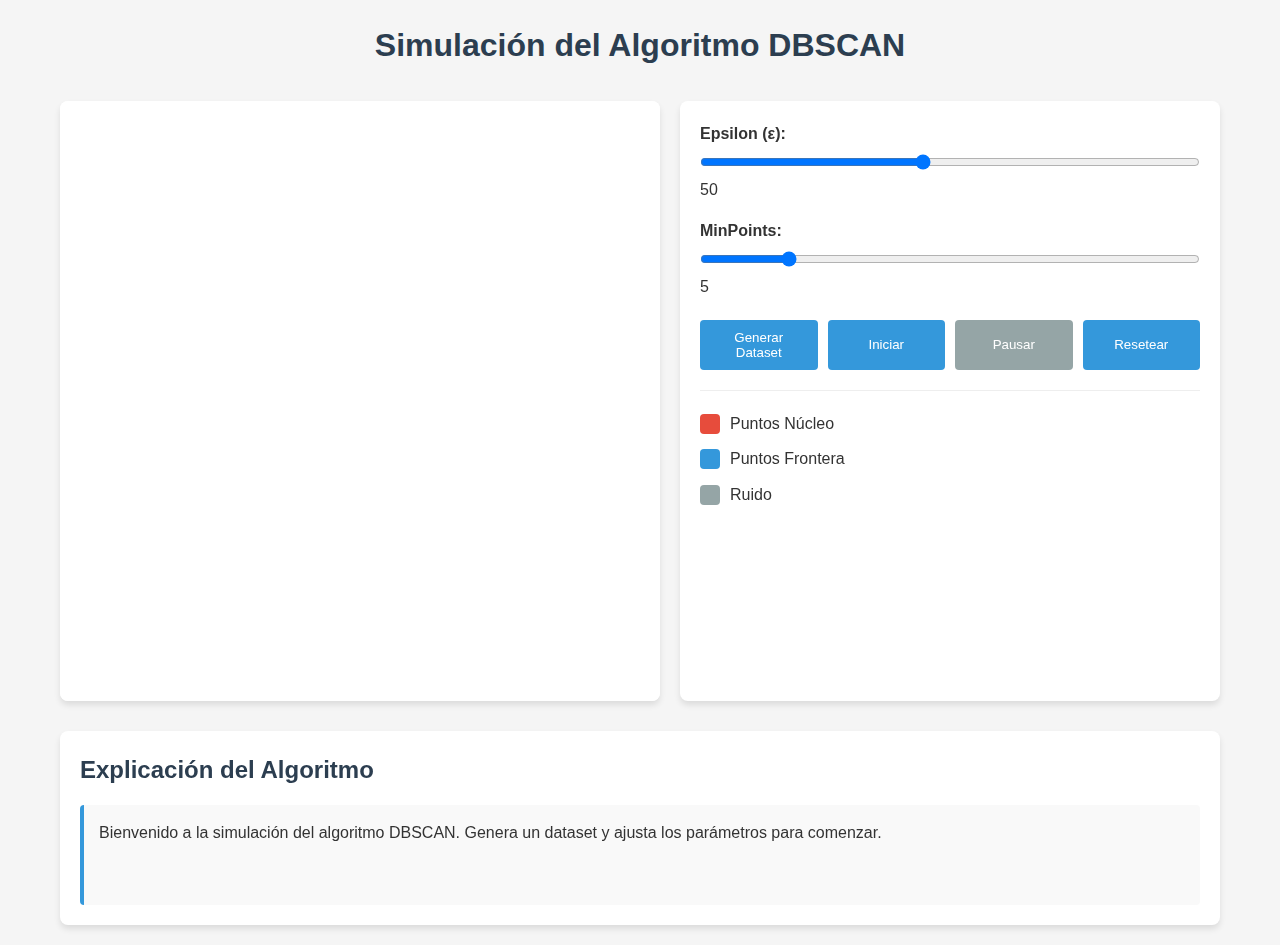
<file: 2025-10-31/dbscan/index.html>
<!DOCTYPE html>
<html lang="es">
<head>
    <meta charset="UTF-8">
    <meta name="viewport" content="width=device-width, initial-scale=1.0">
    <title>Simulación DBSCAN</title>
    <link rel="stylesheet" href="styles.css">
</head>
<body>
    <div class="container">
        <h1>Simulación del Algoritmo DBSCAN</h1>
        
        <div class="simulation-container">
            <div class="canvas-container">
                <canvas id="dbscanCanvas" width="600" height="600"></canvas>
            </div>
            
            <div class="controls">
                <div class="parameters">
                    <div class="parameter">
                        <label for="epsilon">Epsilon (ε):</label>
                        <input type="range" id="epsilon" min="10" max="100" value="50" step="1">
                        <span id="epsilonValue">50</span>
                    </div>
                    <div class="parameter">
                        <label for="minPoints">MinPoints:</label>
                        <input type="range" id="minPoints" min="2" max="20" value="5" step="1">
                        <span id="minPointsValue">5</span>
                    </div>
                </div>
                
                <div class="buttons">
                    <button id="generateBtn">Generar Dataset</button>
                    <button id="startBtn">Iniciar</button>
                    <button id="pauseBtn" disabled>Pausar</button>
                    <button id="resetBtn">Resetear</button>
                </div>
                
                <div class="legend">
                    <div class="legend-item">
                        <div class="color-box core"></div>
                        <span>Puntos Núcleo</span>
                    </div>
                    <div class="legend-item">
                        <div class="color-box border"></div>
                        <span>Puntos Frontera</span>
                    </div>
                    <div class="legend-item">
                        <div class="color-box noise"></div>
                        <span>Ruido</span>
                    </div>
                </div>
            </div>
        </div>
        
        <div class="explanation">
            <h2>Explicación del Algoritmo</h2>
            <div id="explanationText" class="explanation-text">
                <p>Bienvenido a la simulación del algoritmo DBSCAN. Genera un dataset y ajusta los parámetros para comenzar.</p>
            </div>
        </div>
    </div>
    
    <script src="script.js"></script>
</body>
</html>
</file>
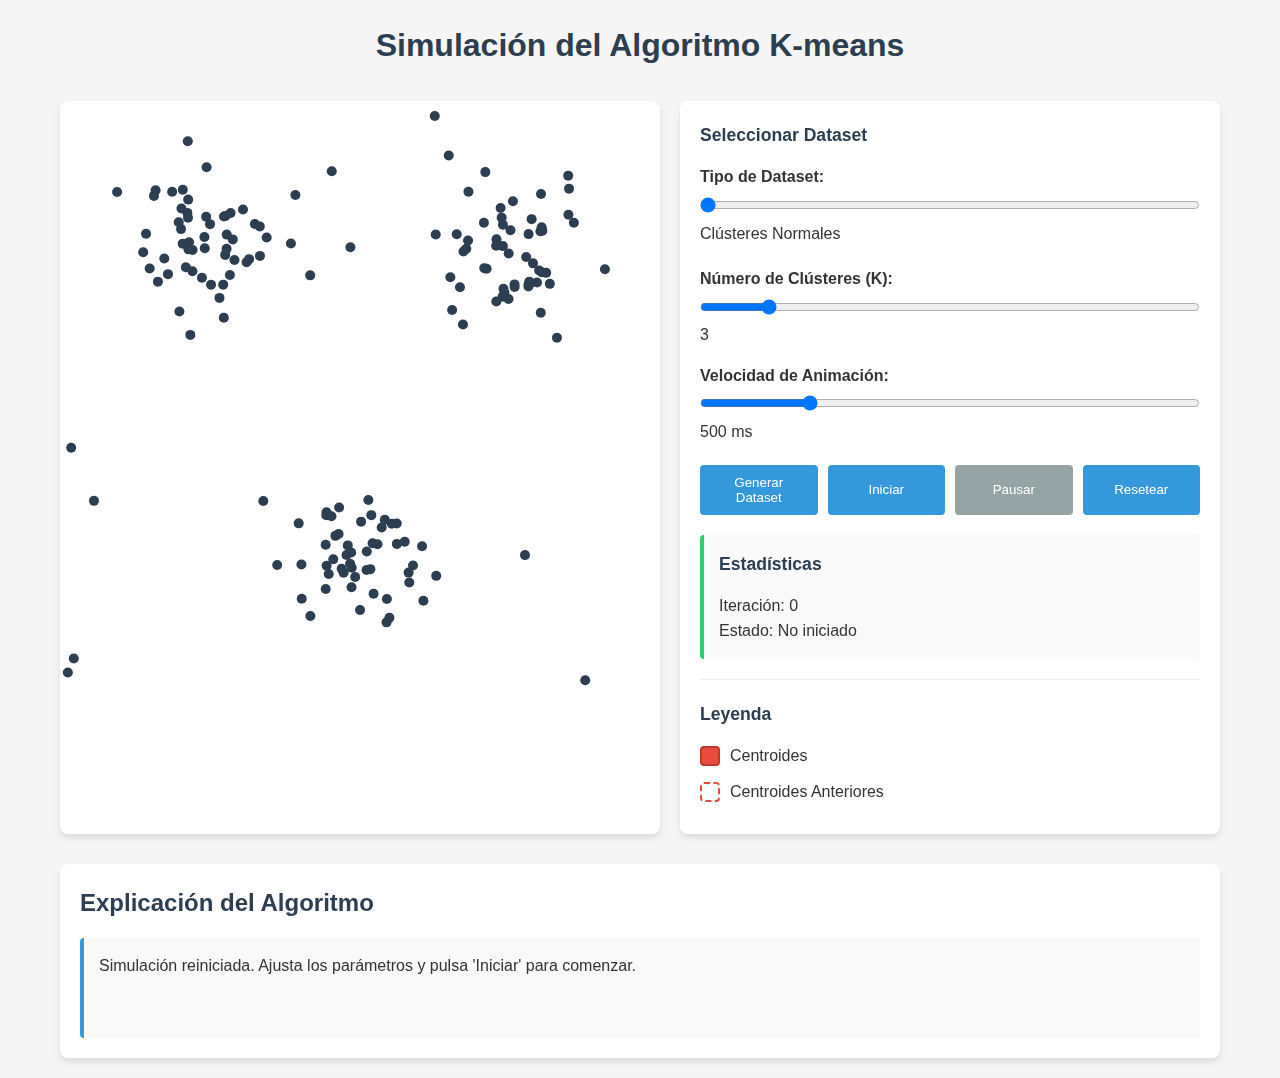
<file: 2025-10-31/dbscan/kmeans.html>
<!DOCTYPE html>
<html lang="es">
  <head>
    <meta charset="UTF-8" />
    <meta name="viewport" content="width=device-width, initial-scale=1.0" />
    <title>Simulación K-means</title>
    <link rel="stylesheet" href="kmeans-styles.css" />
  </head>
  <body>
    <div class="container">
      <h1>Simulación del Algoritmo K-means</h1>

      <div class="simulation-container">
        <div class="canvas-container">
          <canvas id="kmeansCanvas" width="600" height="600"></canvas>
        </div>

        <div class="controls">
          <div class="dataset-selection">
            <h3>Seleccionar Dataset</h3>
            <div class="parameter">
              <label for="datasetType">Tipo de Dataset:</label>
              <input
                type="range"
                id="datasetType"
                min="1"
                max="6"
                value="1"
                step="1"
              />
              <span id="datasetTypeDisplay">Clústeres Normales</span>
            </div>
          </div>

          <div class="parameters">
            <div class="parameter">
              <label for="kValue">Número de Clústeres (K):</label>
              <input
                type="range"
                id="kValue"
                min="2"
                max="10"
                value="3"
                step="1"
              />
              <span id="kValueDisplay">3</span>
            </div>
            <div class="parameter">
              <label for="animationSpeed">Velocidad de Animación:</label>
              <input
                type="range"
                id="animationSpeed"
                min="100"
                max="2000"
                value="500"
                step="100"
              />
              <span id="speedDisplay">500 ms</span>
            </div>
          </div>

          <div class="buttons">
            <button id="generateBtn">Generar Dataset</button>
            <button id="startBtn">Iniciar</button>
            <button id="pauseBtn" disabled>Pausar</button>
            <button id="resetBtn">Resetear</button>
          </div>

          <div class="stats">
            <h3>Estadísticas</h3>
            <div id="iterationCount">Iteración: 0</div>
            <div id="convergenceStatus">Estado: No iniciado</div>
          </div>

          <div class="legend">
            <h3>Leyenda</h3>
            <div class="legend-item">
              <div class="color-box centroid"></div>
              <span>Centroides</span>
            </div>
            <div class="legend-item">
              <div class="color-box previous-centroid"></div>
              <span>Centroides Anteriores</span>
            </div>
          </div>
        </div>
      </div>

      <div class="explanation">
        <h2>Explicación del Algoritmo</h2>
        <div id="explanationText" class="explanation-text">
          <p>
            Bienvenido a la simulación del algoritmo K-means. Selecciona un tipo
            de dataset, ajusta el número de clústeres (K) y pulsa "Generar
            Dataset" para comenzar.
          </p>
        </div>
      </div>
    </div>

    <script src="kmeans-script.js"></script>
  </body>
</html>
</file>
<file: 2025-10-31/dbscan/styles.css>
* {
    margin: 0;
    padding: 0;
    box-sizing: border-box;
}

body {
    font-family: 'Segoe UI', Tahoma, Geneva, Verdana, sans-serif;
    background-color: #f5f5f5;
    color: #333;
    line-height: 1.6;
}

.container {
    max-width: 1200px;
    margin: 0 auto;
    padding: 20px;
}

h1 {
    text-align: center;
    margin-bottom: 30px;
    color: #2c3e50;
}

.simulation-container {
    display: flex;
    flex-wrap: wrap;
    gap: 20px;
    margin-bottom: 30px;
}

.canvas-container {
    flex: 1;
    min-width: 600px;
    background-color: white;
    border-radius: 8px;
    box-shadow: 0 4px 6px rgba(0, 0, 0, 0.1);
    overflow: hidden;
}

canvas {
    display: block;
    background-color: #fff;
}

.controls {
    flex: 1;
    min-width: 300px;
    background-color: white;
    padding: 20px;
    border-radius: 8px;
    box-shadow: 0 4px 6px rgba(0, 0, 0, 0.1);
}

.parameters {
    margin-bottom: 20px;
}

.parameter {
    margin-bottom: 15px;
}

label {
    display: block;
    margin-bottom: 5px;
    font-weight: bold;
}

input[type="range"] {
    width: 100%;
    margin-bottom: 5px;
}

.buttons {
    display: flex;
    gap: 10px;
    flex-wrap: wrap;
    margin-bottom: 20px;
}

button {
    padding: 10px 15px;
    background-color: #3498db;
    color: white;
    border: none;
    border-radius: 4px;
    cursor: pointer;
    transition: background-color 0.3s;
    flex: 1;
}

button:hover {
    background-color: #2980b9;
}

button:disabled {
    background-color: #95a5a6;
    cursor: not-allowed;
}

.legend {
    margin-top: 20px;
    border-top: 1px solid #eee;
    padding-top: 20px;
}

.legend-item {
    display: flex;
    align-items: center;
    margin-bottom: 10px;
}

.color-box {
    width: 20px;
    height: 20px;
    margin-right: 10px;
    border-radius: 4px;
}

.color-box.core {
    background-color: #e74c3c;
}

.color-box.border {
    background-color: #3498db;
}

.color-box.noise {
    background-color: #95a5a6;
}

.explanation {
    background-color: white;
    padding: 20px;
    border-radius: 8px;
    box-shadow: 0 4px 6px rgba(0, 0, 0, 0.1);
}

.explanation h2 {
    margin-bottom: 15px;
    color: #2c3e50;
}

.explanation-text {
    background-color: #f9f9f9;
    padding: 15px;
    border-radius: 4px;
    border-left: 4px solid #3498db;
    min-height: 100px;
}

@media (max-width: 1000px) {
    .simulation-container {
        flex-direction: column;
    }
    
    .canvas-container, .controls {
        min-width: 100%;
    }
}
</file>
<file: 2025-10-31/dbscan/kmeans-styles.css>
* {
    margin: 0;
    padding: 0;
    box-sizing: border-box;
}

body {
    font-family: 'Segoe UI', Tahoma, Geneva, Verdana, sans-serif;
    background-color: #f5f5f5;
    color: #333;
    line-height: 1.6;
}

.container {
    max-width: 1200px;
    margin: 0 auto;
    padding: 20px;
}

h1 {
    text-align: center;
    margin-bottom: 30px;
    color: #2c3e50;
}

.simulation-container {
    display: flex;
    flex-wrap: wrap;
    gap: 20px;
    margin-bottom: 30px;
}

.canvas-container {
    flex: 1;
    min-width: 600px;
    background-color: white;
    border-radius: 8px;
    box-shadow: 0 4px 6px rgba(0, 0, 0, 0.1);
    overflow: hidden;
}

canvas {
    display: block;
    background-color: #fff;
}

.controls {
    flex: 1;
    min-width: 300px;
    background-color: white;
    padding: 20px;
    border-radius: 8px;
    box-shadow: 0 4px 6px rgba(0, 0, 0, 0.1);
}

h3 {
    margin-bottom: 15px;
    color: #2c3e50;
    font-size: 1.1rem;
}

.dataset-selection {
    margin-bottom: 20px;
}

.dataset-buttons {
    display: flex;
    flex-wrap: wrap;
    gap: 8px;
    margin-bottom: 15px;
}

.dataset-btn {
    padding: 8px 10px;
    background-color: #ecf0f1;
    border: 1px solid #bdc3c7;
    border-radius: 4px;
    cursor: pointer;
    transition: all 0.3s ease;
    font-size: 0.9em;
    flex: 1 0 calc(33% - 8px);
    text-align: center;
}

.dataset-btn:hover {
    background-color: #d5dbdb;
}

.dataset-btn.active {
    background-color: #3498db;
    color: white;
    border-color: #2980b9;
}

.parameters {
    margin-bottom: 20px;
}

.parameter {
    margin-bottom: 15px;
}

label {
    display: block;
    margin-bottom: 5px;
    font-weight: bold;
}

input[type="range"] {
    width: 100%;
    margin-bottom: 5px;
}

.buttons {
    display: flex;
    gap: 10px;
    flex-wrap: wrap;
    margin-bottom: 20px;
}

button {
    padding: 10px 15px;
    background-color: #3498db;
    color: white;
    border: none;
    border-radius: 4px;
    cursor: pointer;
    transition: background-color 0.3s;
    flex: 1;
}

button:hover {
    background-color: #2980b9;
}

button:disabled {
    background-color: #95a5a6;
    cursor: not-allowed;
}

.stats {
    margin-bottom: 20px;
    padding: 15px;
    background-color: #f9f9f9;
    border-radius: 4px;
    border-left: 4px solid #2ecc71;
}

.legend {
    margin-top: 20px;
    border-top: 1px solid #eee;
    padding-top: 20px;
}

.legend-item {
    display: flex;
    align-items: center;
    margin-bottom: 10px;
}

.color-box {
    width: 20px;
    height: 20px;
    margin-right: 10px;
    border-radius: 4px;
}

.color-box.centroid {
    background-color: #e74c3c;
    border: 2px solid #c0392b;
}

.color-box.previous-centroid {
    background-color: transparent;
    border: 2px dashed #e74c3c;
}

.explanation {
    background-color: white;
    padding: 20px;
    border-radius: 8px;
    box-shadow: 0 4px 6px rgba(0, 0, 0, 0.1);
}

.explanation h2 {
    margin-bottom: 15px;
    color: #2c3e50;
}

.explanation-text {
    background-color: #f9f9f9;
    padding: 15px;
    border-radius: 4px;
    border-left: 4px solid #3498db;
    min-height: 100px;
}

@media (max-width: 1000px) {
    .simulation-container {
        flex-direction: column;
    }
    
    .canvas-container, .controls {
        min-width: 100%;
    }
}
</file>
